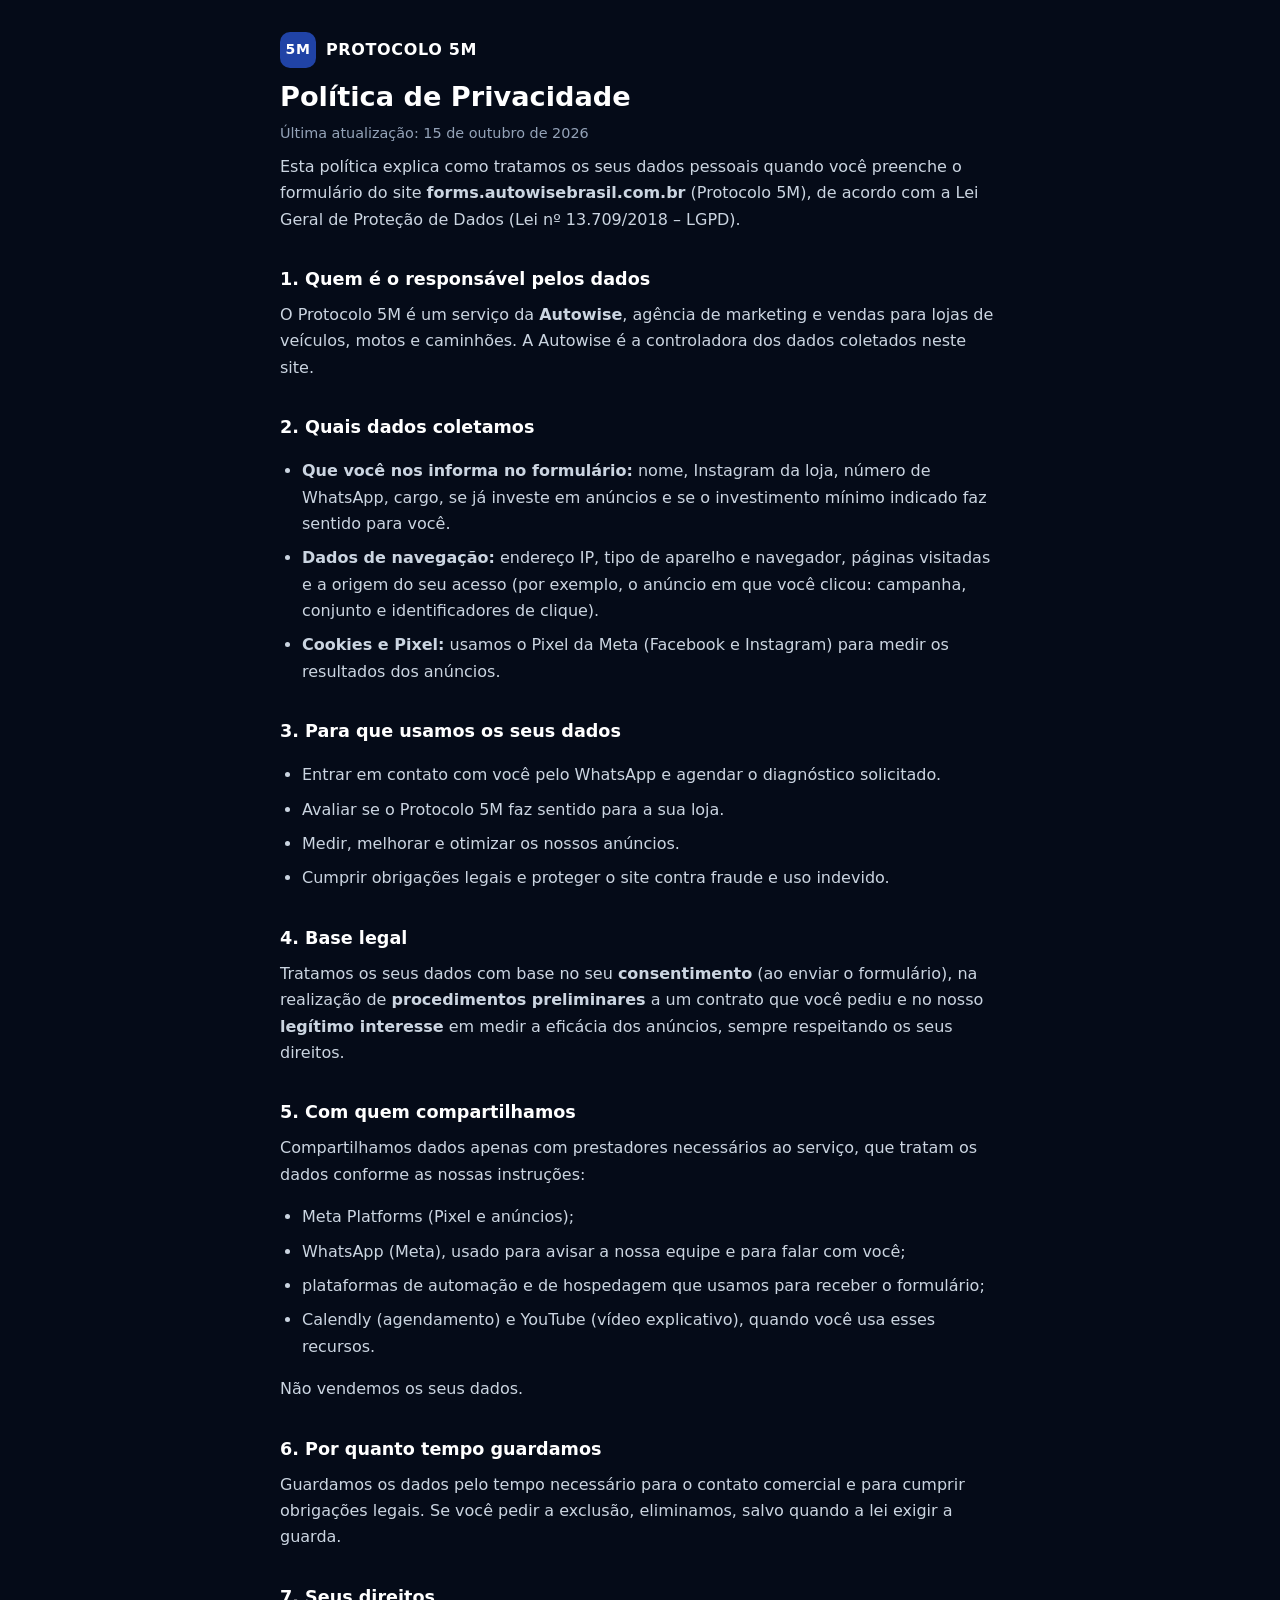
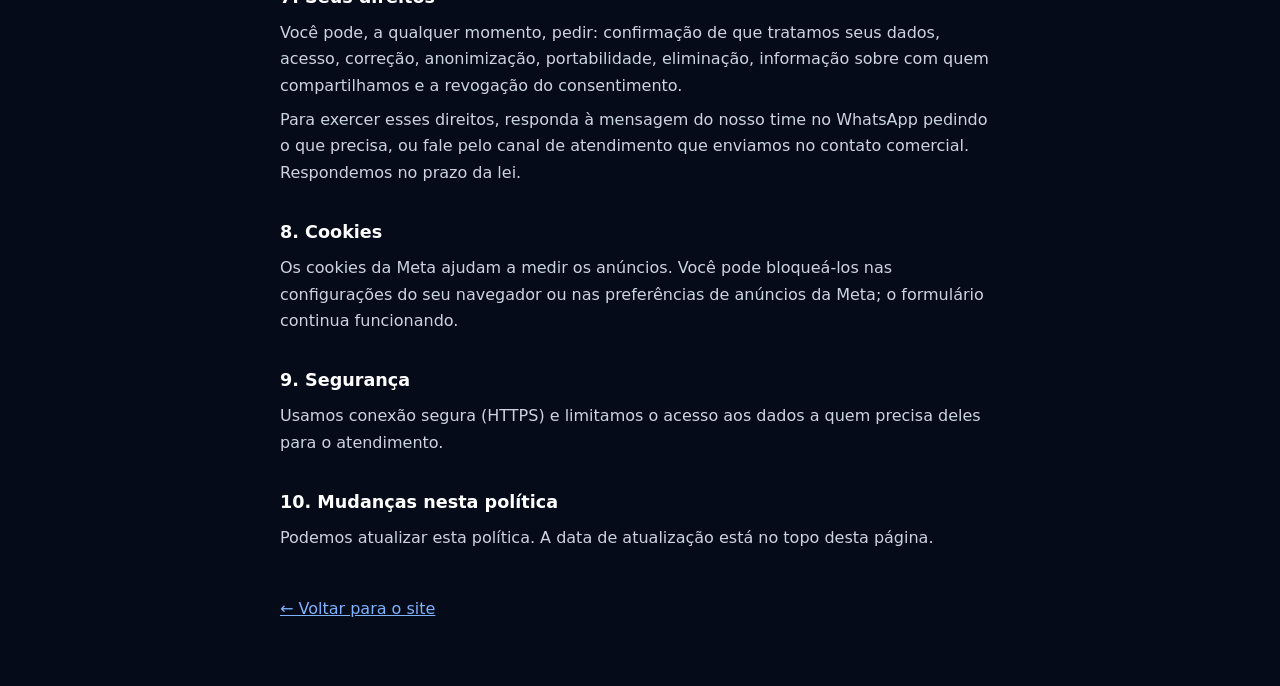
<file: privacidade.html>
<!DOCTYPE html>
<html lang="pt-BR">
<head>
  <meta charset="UTF-8" />
  <meta name="viewport" content="width=device-width, initial-scale=1.0" />
  <title>Política de Privacidade | Protocolo 5M</title>
  <meta name="description" content="Como o Protocolo 5M coleta, usa e protege os seus dados (LGPD)." />
  <meta name="robots" content="index,follow" />
  <meta name="theme-color" content="#050B18" />
  <link rel="icon" type="image/svg+xml" href="/favicon.svg" />
  <style>
    :root { color-scheme: dark; }
    * { box-sizing: border-box; }
    body { margin: 0; background: #050B18; color: #cbd5e1; font: 16px/1.65 system-ui, -apple-system, "Segoe UI", Roboto, sans-serif; }
    main { max-width: 760px; margin: 0 auto; padding: 32px 20px 64px; }
    a { color: #7fb2ff; }
    h1 { color: #fff; font-size: 1.7rem; line-height: 1.25; margin: 12px 0 4px; }
    h2 { color: #fff; font-size: 1.1rem; margin: 32px 0 8px; }
    p, li { margin: 8px 0; }
    ul { padding-left: 22px; }
    .brand { display: inline-flex; align-items: center; gap: 10px; color: #fff; font-weight: 800; letter-spacing: .04em; text-decoration: none; }
    .brand span { display: grid; place-items: center; width: 36px; height: 36px; border-radius: 10px; background: #2043a6; color: #fff; font-size: 14px; }
    .muted { color: #94a3b8; font-size: .9rem; }
    .back { display: inline-block; margin-top: 36px; }
  </style>
</head>
<body>
  <main>
    <a class="brand" href="/"><span>5M</span> PROTOCOLO 5M</a>
    <h1>Política de Privacidade</h1>
    <p class="muted">Última atualização: 15 de outubro de 2026</p>

    <p>Esta política explica como tratamos os seus dados pessoais quando você preenche o formulário do site <strong>forms.autowisebrasil.com.br</strong> (Protocolo 5M), de acordo com a Lei Geral de Proteção de Dados (Lei nº 13.709/2018 – LGPD).</p>

    <h2>1. Quem é o responsável pelos dados</h2>
    <p>O Protocolo 5M é um serviço da <strong>Autowise</strong>, agência de marketing e vendas para lojas de veículos, motos e caminhões. A Autowise é a controladora dos dados coletados neste site.</p>

    <h2>2. Quais dados coletamos</h2>
    <ul>
      <li><strong>Que você nos informa no formulário:</strong> nome, Instagram da loja, número de WhatsApp, cargo, se já investe em anúncios e se o investimento mínimo indicado faz sentido para você.</li>
      <li><strong>Dados de navegação:</strong> endereço IP, tipo de aparelho e navegador, páginas visitadas e a origem do seu acesso (por exemplo, o anúncio em que você clicou: campanha, conjunto e identificadores de clique).</li>
      <li><strong>Cookies e Pixel:</strong> usamos o Pixel da Meta (Facebook e Instagram) para medir os resultados dos anúncios.</li>
    </ul>

    <h2>3. Para que usamos os seus dados</h2>
    <ul>
      <li>Entrar em contato com você pelo WhatsApp e agendar o diagnóstico solicitado.</li>
      <li>Avaliar se o Protocolo 5M faz sentido para a sua loja.</li>
      <li>Medir, melhorar e otimizar os nossos anúncios.</li>
      <li>Cumprir obrigações legais e proteger o site contra fraude e uso indevido.</li>
    </ul>

    <h2>4. Base legal</h2>
    <p>Tratamos os seus dados com base no seu <strong>consentimento</strong> (ao enviar o formulário), na realização de <strong>procedimentos preliminares</strong> a um contrato que você pediu e no nosso <strong>legítimo interesse</strong> em medir a eficácia dos anúncios, sempre respeitando os seus direitos.</p>

    <h2>5. Com quem compartilhamos</h2>
    <p>Compartilhamos dados apenas com prestadores necessários ao serviço, que tratam os dados conforme as nossas instruções:</p>
    <ul>
      <li>Meta Platforms (Pixel e anúncios);</li>
      <li>WhatsApp (Meta), usado para avisar a nossa equipe e para falar com você;</li>
      <li>plataformas de automação e de hospedagem que usamos para receber o formulário;</li>
      <li>Calendly (agendamento) e YouTube (vídeo explicativo), quando você usa esses recursos.</li>
    </ul>
    <p>Não vendemos os seus dados.</p>

    <h2>6. Por quanto tempo guardamos</h2>
    <p>Guardamos os dados pelo tempo necessário para o contato comercial e para cumprir obrigações legais. Se você pedir a exclusão, eliminamos, salvo quando a lei exigir a guarda.</p>

    <h2>7. Seus direitos</h2>
    <p>Você pode, a qualquer momento, pedir: confirmação de que tratamos seus dados, acesso, correção, anonimização, portabilidade, eliminação, informação sobre com quem compartilhamos e a revogação do consentimento.</p>
    <p>Para exercer esses direitos, responda à mensagem do nosso time no WhatsApp pedindo o que precisa, ou fale pelo canal de atendimento que enviamos no contato comercial. Respondemos no prazo da lei.</p>

    <h2>8. Cookies</h2>
    <p>Os cookies da Meta ajudam a medir os anúncios. Você pode bloqueá-los nas configurações do seu navegador ou nas preferências de anúncios da Meta; o formulário continua funcionando.</p>

    <h2>9. Segurança</h2>
    <p>Usamos conexão segura (HTTPS) e limitamos o acesso aos dados a quem precisa deles para o atendimento.</p>

    <h2>10. Mudanças nesta política</h2>
    <p>Podemos atualizar esta política. A data de atualização está no topo desta página.</p>

    <a class="back" href="/">← Voltar para o site</a>
  </main>
</body>
</html>
</file>
